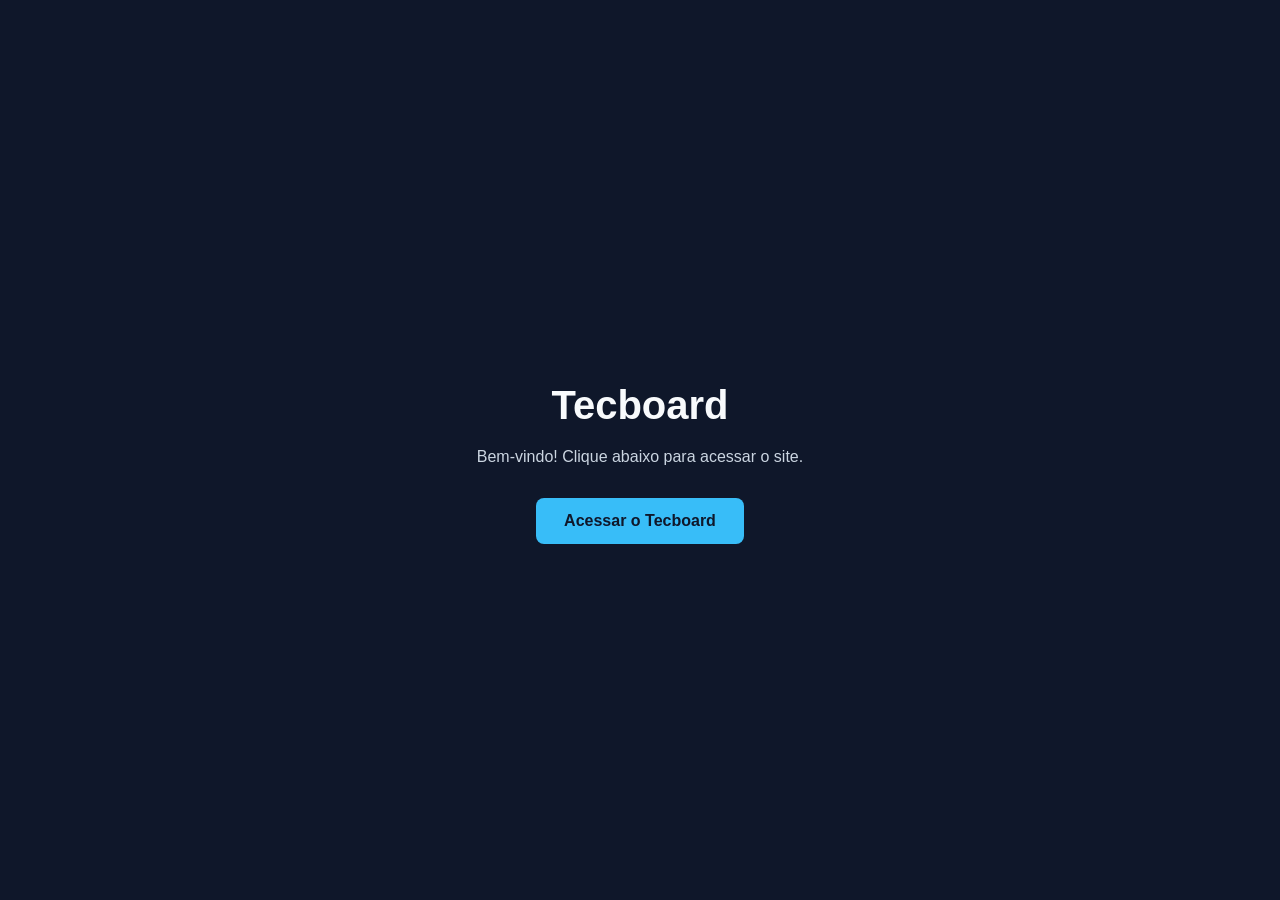
<file: index.html>
<!DOCTYPE html>
<html lang="pt-BR">
<head>
  <meta charset="UTF-8">
  <meta name="viewport" content="width=device-width, initial-scale=1.0">
  <title>Tecboard</title>

  <meta name="description" content="Acesse o site Tecboard.">

  <style>
    * {
      box-sizing: border-box;
    }

    body {
      margin: 0;
      min-height: 100vh;
      display: flex;
      align-items: center;
      justify-content: center;
      font-family: Arial, sans-serif;
      background: #0f172a;
      color: #f8fafc;
      text-align: center;
    }

    main {
      padding: 40px 24px;
      max-width: 600px;
    }

    h1 {
      font-size: 2.5rem;
      margin-bottom: 12px;
    }

    p {
      color: #cbd5e1;
      line-height: 1.6;
      margin-bottom: 28px;
    }

    .link {
      display: inline-block;
      padding: 14px 28px;
      background: #38bdf8;
      color: #0f172a;
      text-decoration: none;
      font-weight: bold;
      border-radius: 8px;
      transition: background 0.2s;
    }

    .link:hover {
      background: #7dd3fc;
    }
  </style>
</head>

<body>
  <main>
    <h1>Tecboard</h1>
    <p>Bem-vindo! Clique abaixo para acessar o site.</p>

    <a class="link" href="./cards/index.html">
      Acessar o Tecboard
    </a>
  </main>
</body>
</html>
</file>
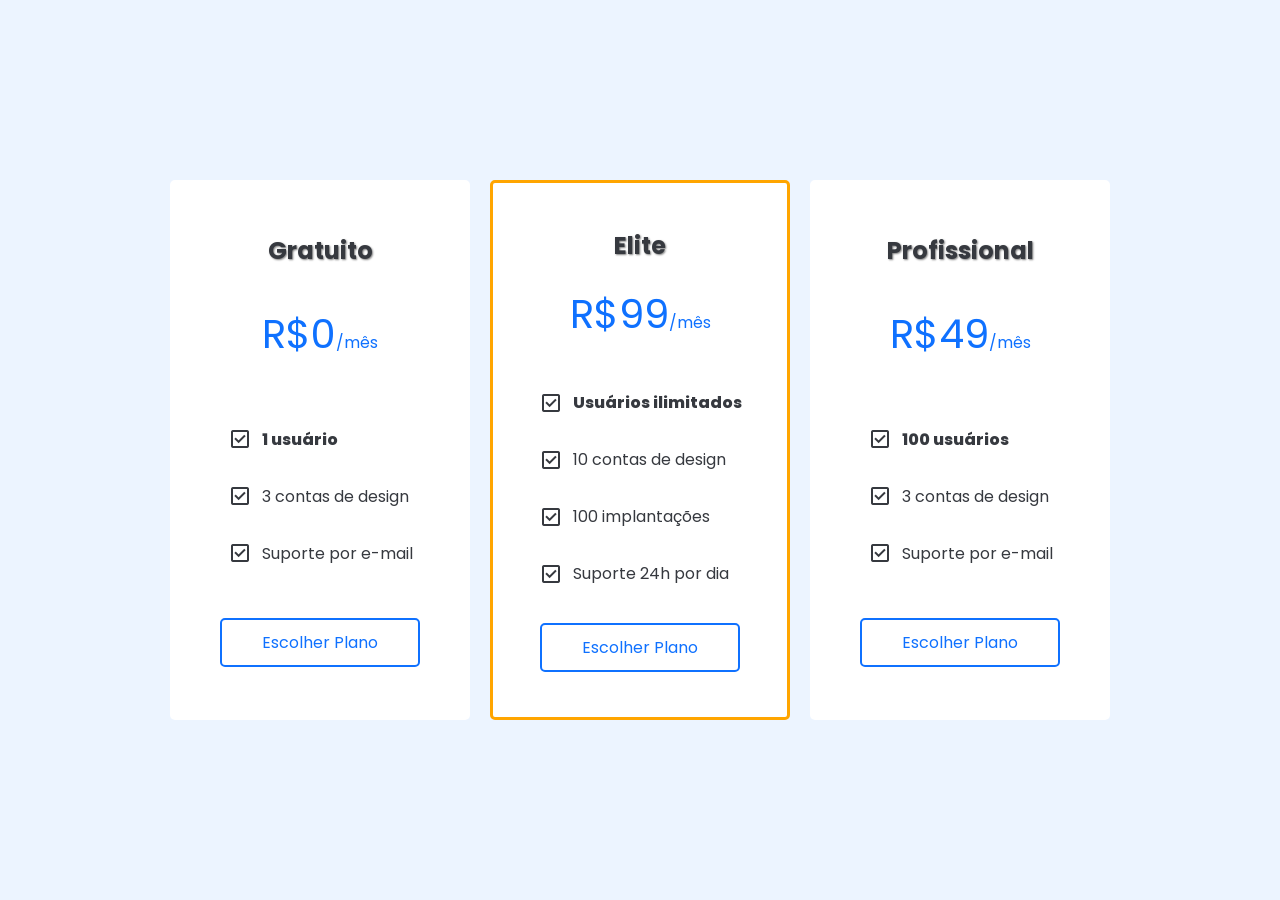
<file: cards/index.html>
<!DOCTYPE html>
<html lang="pt-br">
  <head>
    <meta charset="UTF-8" />
    <meta name="viewport" content="width=device-width, initial-scale=1.0" />
    <title>Escolha seu plano</title>
    <link rel="stylesheet" href="./style.css" />
    <link rel="preconnect" href="https://fonts.googleapis.com" />
    <link rel="preconnect" href="https://fonts.gstatic.com" crossorigin />
    <link
      href="https://fonts.googleapis.com/css2?family=Poppins:ital,wght@0,100;0,200;0,300;0,400;0,500;0,600;0,700;0,800;0,900;1,100;1,200;1,300;1,400;1,500;1,600;1,700;1,800;1,900&display=swap"
      rel="stylesheet"
    />
    <link
      rel="stylesheet"
      href="https://fonts.googleapis.com/css2?family=Material+Symbols+Outlined:opsz,wght,FILL,GRAD@24,400,0,0&icon_names=check_box"
    />
  </head>
  <body>
    <article class="card">
      <h2>Gratuito</h2>
      <var><abbr title="Real Brasileiro">R$</abbr>0<small>/mês</small></var>
      <ul>
        <li>
            <i class="material-symbols-outlined"> check_box </i>
            <p>1 usuário</p>
        </li>
        <li>
            <i class="material-symbols-outlined"> check_box </i>
            <p>3 contas de design</p>
        </li>
        <li>
            <i class="material-symbols-outlined"> check_box </i>
            <p>Suporte por e-mail</p>
        </li>
      </ul>
      <button>Escolher Plano</button>
    </article>
    <article class="card alert">
      <h2>Elite</h2>
      <var><abbr title="Real Brasileiro">R$</abbr>99<small>/mês</small></var>
      <ul>
        <li>
            <i class="material-symbols-outlined"> check_box </i>
            <p>Usuários ilimitados</p>
        </li>
        <li>
            <i class="material-symbols-outlined"> check_box </i>
            <p>10 contas de design</p>
        </li>
        <li>
            <i class="material-symbols-outlined"> check_box </i>
            <p>100 implantações</p>
        </li>
        <li>
            <i class="material-symbols-outlined"> check_box </i>
            <p>Suporte 24h por dia</p>
        </li>
      </ul>
      <button>Escolher Plano</button>
    </article>
    <article class="card">
      <h2>Profissional</h2>
      <var><abbr title="Real Brasileiro">R$</abbr>49<small>/mês</small></var>
      <ul>
        <li>
            <i class="material-symbols-outlined"> check_box </i>
            <p>100 usuários</p>
        </li>
        <li>
            <i class="material-symbols-outlined"> check_box </i>
            <p>3 contas de design</p>
        </li>
        <li>
            <i class="material-symbols-outlined"> check_box </i>
            <p>Suporte por e-mail</p>
        </li>
      </ul>
      <button>Escolher Plano</button>
    </article>
  </body>
</html>
</file>
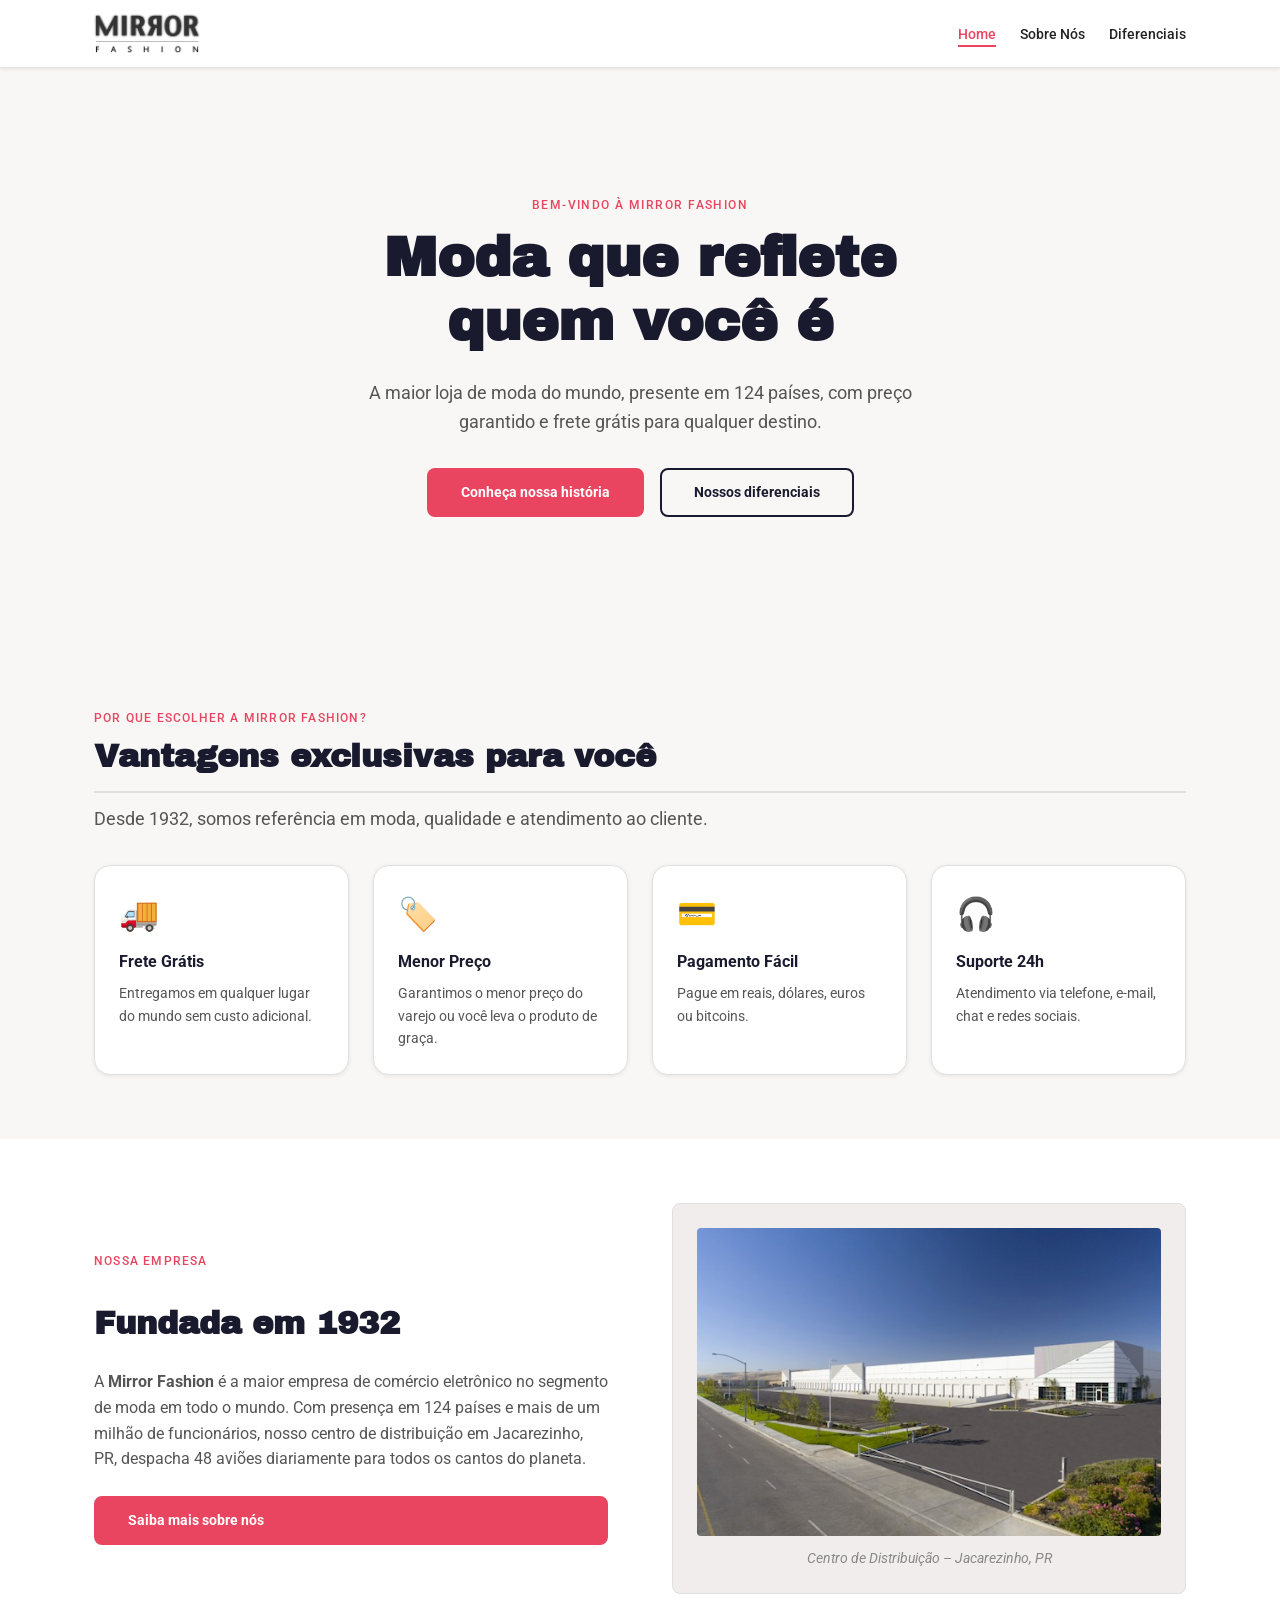
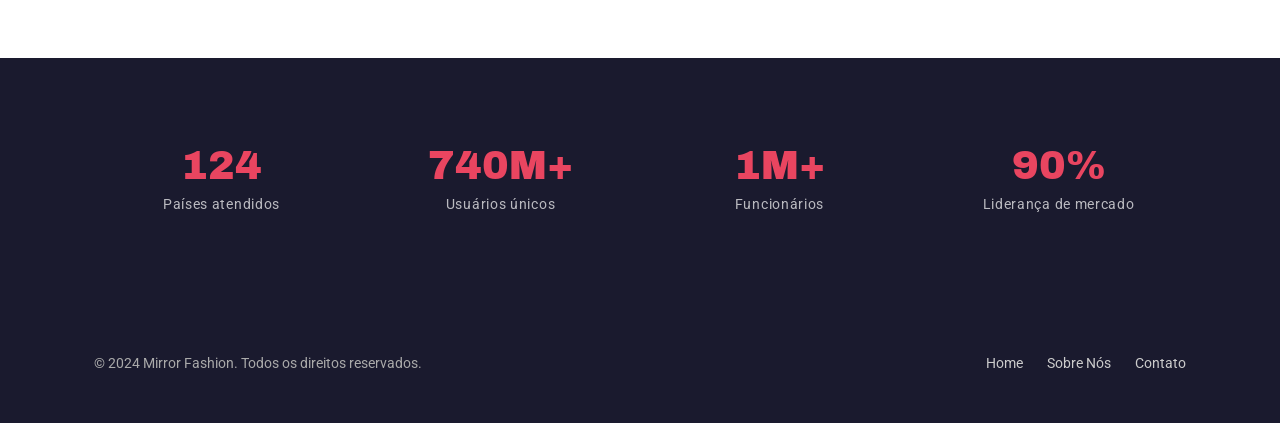
<file: html-basico/index.html>
<!DOCTYPE html>
<html lang="pt-br">
  <head>
    <meta charset="UTF-8" />
    <meta name="viewport" content="width=device-width, initial-scale=1.0" />
    <title>Mirror Fashion – Moda que reflete quem você é</title>
    <link rel="stylesheet" href="css/reset.css" />
    <link rel="stylesheet" href="css/design-system.css" />
    <link rel="stylesheet" href="css/components.css" />
    <link rel="stylesheet" href="css/style.css" />
  </head>
  <body>

    <!-- c-header: Cabeçalho fixo com navegação -->
    <header class="c-header">
      <div class="container c-header__inner">
        <a href="index.html">
          <img class="c-header__logo" src="img/logo.png" alt="Mirror Fashion" />
        </a>
        <nav aria-label="Navegação principal">
          <ul class="c-nav">
            <li><a class="c-nav__link c-nav__link--active" href="index.html">Home</a></li>
            <li><a class="c-nav__link" href="about-us.html">Sobre Nós</a></li>
            <li><a class="c-nav__link" href="about-us.html#diferenciais">Diferenciais</a></li>
          </ul>
        </nav>
      </div>
    </header>

    <main>

      <!-- c-hero: Destaque principal -->
      <section class="c-hero">
        <div class="container">
          <p class="c-hero__eyebrow">Bem-vindo à Mirror Fashion</p>
          <h1 class="c-hero__title">Moda que reflete<br />quem você é</h1>
          <p class="c-hero__body">
            A maior loja de moda do mundo, presente em 124 países,
            com preço garantido e frete grátis para qualquer destino.
          </p>
          <div class="c-hero__actions">
            <a href="about-us.html" class="c-btn c-btn--primary">Conheça nossa história</a>
            <a href="about-us.html#diferenciais" class="c-btn c-btn--outline">Nossos diferenciais</a>
          </div>
        </div>
      </section>

      <!-- c-section--alt: Vantagens em cards -->
      <section class="c-section c-section--alt">
        <div class="container">
          <header class="c-section__header">
            <p class="c-section__eyebrow">Por que escolher a Mirror Fashion?</p>
            <h2 class="c-section__title">Vantagens exclusivas para você</h2>
            <p class="c-section__lead">
              Desde 1932, somos referência em moda, qualidade e atendimento ao cliente.
            </p>
          </header>

          <div class="c-grid c-grid--4">
            <div class="c-card">
              <p class="c-card__icon">🚚</p>
              <h3 class="c-card__title">Frete Grátis</h3>
              <p class="c-card__body">Entregamos em qualquer lugar do mundo sem custo adicional.</p>
            </div>
            <div class="c-card">
              <p class="c-card__icon">🏷️</p>
              <h3 class="c-card__title">Menor Preço</h3>
              <p class="c-card__body">Garantimos o menor preço do varejo ou você leva o produto de graça.</p>
            </div>
            <div class="c-card">
              <p class="c-card__icon">💳</p>
              <h3 class="c-card__title">Pagamento Fácil</h3>
              <p class="c-card__body">Pague em reais, dólares, euros ou bitcoins.</p>
            </div>
            <div class="c-card">
              <p class="c-card__icon">🎧</p>
              <h3 class="c-card__title">Suporte 24h</h3>
              <p class="c-card__body">Atendimento via telefone, e-mail, chat e redes sociais.</p>
            </div>
          </div>
        </div>
      </section>

      <!-- Seção de prévia "Sobre nós" -->
      <section class="c-section">
        <div class="container c-about-preview">
          <div class="c-about-preview__text">
            <p class="c-section__eyebrow">Nossa Empresa</p>
            <h2 class="c-section__title">Fundada em 1932</h2>
            <p class="c-prose__paragraph">
              A <strong>Mirror Fashion</strong> é a maior empresa de comércio
              eletrônico no segmento de moda em todo o mundo. Com presença em
              124 países e mais de um milhão de funcionários, nosso centro de
              distribuição em Jacarezinho, PR, despacha 48 aviões diariamente
              para todos os cantos do planeta.
            </p>
            <a href="about-us.html" class="c-btn c-btn--primary">Saiba mais sobre nós</a>
          </div>
          <figure class="c-figure">
            <img class="c-figure__img" src="img/centro-distribuicao.png" alt="Centro de distribuição" />
            <figcaption class="c-figure__caption">Centro de Distribuição – Jacarezinho, PR</figcaption>
          </figure>
        </div>
      </section>

      <!-- c-section--brand: Estatísticas de destaque -->
      <section class="c-section c-section--brand">
        <div class="container">
          <div class="c-grid c-grid--4">
            <div class="c-stat">
              <span class="c-stat__value">124</span>
              <span class="c-stat__label">Países atendidos</span>
            </div>
            <div class="c-stat">
              <span class="c-stat__value">740M+</span>
              <span class="c-stat__label">Usuários únicos</span>
            </div>
            <div class="c-stat">
              <span class="c-stat__value">1M+</span>
              <span class="c-stat__label">Funcionários</span>
            </div>
            <div class="c-stat">
              <span class="c-stat__value">90%</span>
              <span class="c-stat__label">Liderança de mercado</span>
            </div>
          </div>
        </div>
      </section>

    </main>

    <!-- c-footer: Rodapé (componente de referência do Design System) -->
    <footer class="c-footer" id="rodape">
      <div class="container c-footer__inner">
        <div class="c-footer__brand">          
          <span class="c-footer__copy">&copy; 2024 Mirror Fashion. Todos os direitos reservados.</span>
        </div>
        <ul class="c-footer__links">
          <li><a class="c-footer__link" href="index.html">Home</a></li>
          <li><a class="c-footer__link" href="about-us.html">Sobre Nós</a></li>
          <li><a class="c-footer__link" href="mailto:loja@loja.com">Contato</a></li>
        </ul>
      </div>
    </footer>

  </body>
</html>
</file>
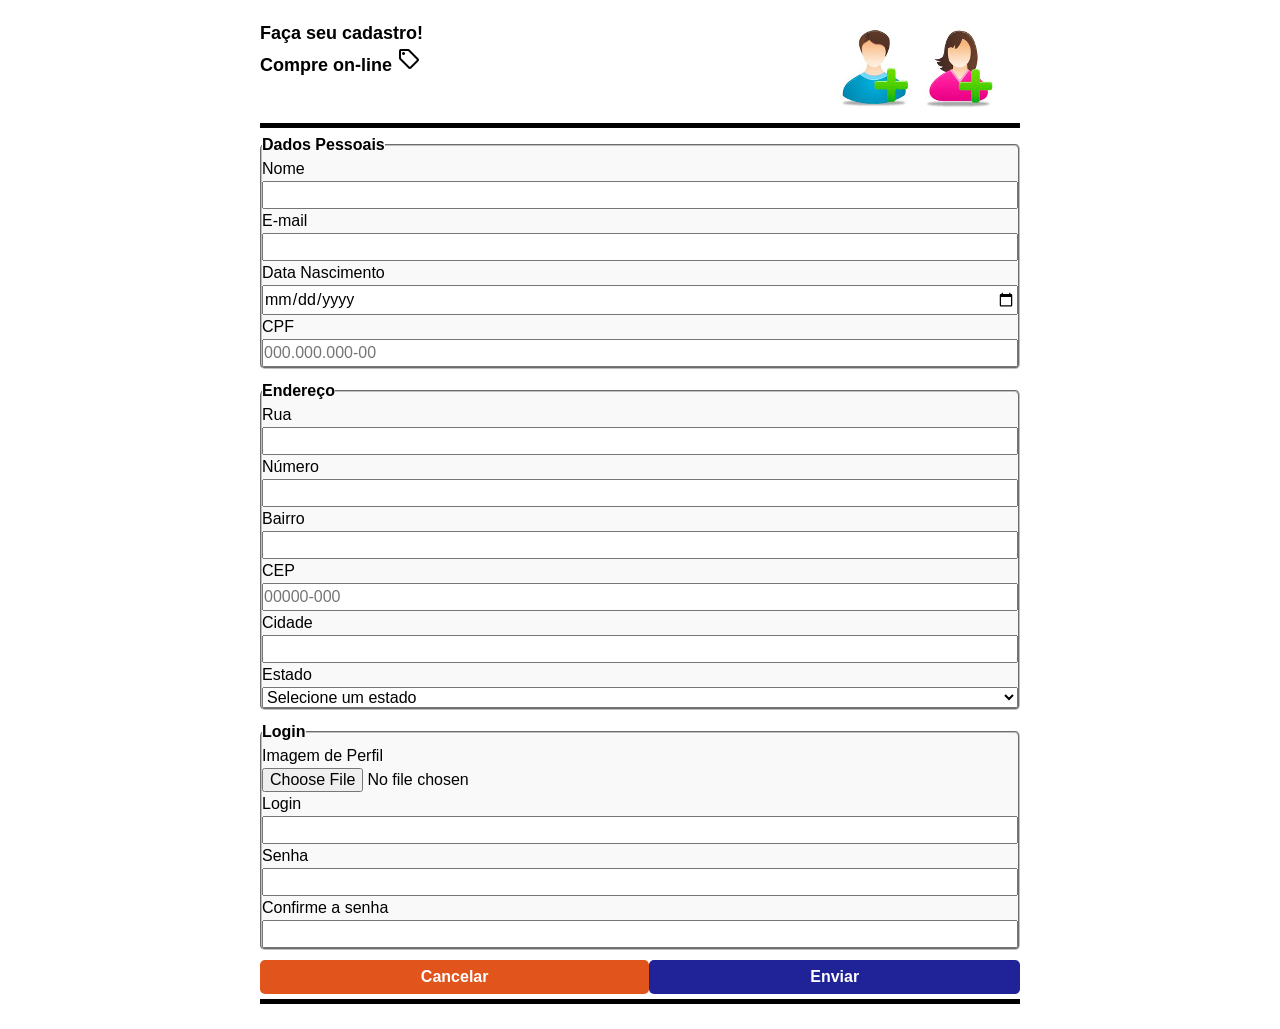
<file: forms/form-cadastro.html>
<!DOCTYPE html>
<html lang="pt-br">
  <head>
    <meta charset="UTF-8" />
    <meta name="viewport" content="width=device-width, initial-scale=1.0" />
    <title>Cadastro</title>
    <link rel="stylesheet" href="css/reset.css" />
    <link rel="stylesheet" href="css/cadastro.css" />
    <link
      rel="stylesheet"
      href="https://fonts.googleapis.com/css2?family=Material+Symbols+Outlined:opsz,wght,FILL,GRAD@20..48,100..700,0..1,-50..200&icon_names=sell"
    />
  </head>
  <body>
    <header class="grid-header-container">
      <div class="top-left">
        <h1>Faça seu cadastro!</h1>
        <h2>
          Compre on-line <span class="material-symbols-outlined"> sell </span>
        </h2>
      </div>
      <div class="top-right">
        <img src="img/icone_cadastro.jpg" alt="Ícone de Cadastro" />
      </div>
    </header>
    <form action="">
      <fieldset class="flex-container">
        <legend>Dados Pessoais</legend>
        <label for="nome">Nome</label>
        <input type="text" name="nome" required />
        <label for="email">E-mail</label>
        <input type="email" name="email" required />
        <label for="dataNascimento">Data Nascimento</label>
        <input type="date" name="dataNascimento" />
        <label for="cpf">CPF</label>
        <input type="text" name="cpf" pattern="\d{3}\.\d{3}\.\d{3}-\d{2}" placeholder="000.000.000-00" required />
      </fieldset>
      <fieldset class="flex-container">
        <legend>Endereço</legend>
        <label for="rua">Rua</label>
        <input type="text" name="rua" required />
        <label for="numero">Número</label>
        <input type="number" name="numero" />
        <label for="bairro">Bairro</label>
        <input type="text" name="bairro" />
        <label for="cep">CEP</label>
        <input type="text" name="cep" pattern="\d{5}-\d{3}" placeholder="00000-000" required />
        <label for="cidade">Cidade</label>
        <input type="text" name="cidade" />
        <label for="estado">Estado</label>
        <select name="estado">
          <option value="" selected>Selecione um estado</option>
          <option value="ac">Acre</option>
          <option value="al">Alagoas</option>
          <option value="am">Amazonas</option>
          <option value="ap">Amapá</option>
          <option value="ba">Bahia</option>
          <option value="ce">Ceará</option>
          <option value="df">Distrito Federal</option>
          <option value="es">Espírito Santo</option>
          <option value="go">Goiás</option>
          <option value="ma">Maranhão</option>
          <option value="mt">Mato Grosso</option>
          <option value="ms">Mato Grosso do Sul</option>
          <option value="mg">Minas Gerais</option>
          <option value="pa">Pará</option>
          <option value="pb">Paraíba</option>
          <option value="pr">Paraná</option>
          <option value="pe">Pernambuco</option>
          <option value="pi">Piauí</option>
          <option value="rj">Rio de Janeiro</option>
          <option value="rn">Rio Grande do Norte</option>
          <option value="ro">Rondônia</option>
          <option value="rs">Rio Grande do Sul</option>
          <option value="rr">Roraima</option>
          <option value="sc">Santa Catarina</option>
          <option value="se">Sergipe</option>
          <option value="sp">São Paulo</option>
          <option value="to">Tocantins</option>
        </select>
      </fieldset>
      <fieldset class="flex-container">
        <legend>Login</legend>
        <label for="avatar">Imagem de Perfil</label>
        <input
          type="file"
          name="avatar"
          accept="image/*"
          title="Apenas JPEG, PNG, BMP, WEBP ou GIF."
        />
        <label for="login">Login</label>
        <input type="text" name="login" />
        <label for="senha">Senha</label>
        <input type="password" minlength="8" name="senha" required />
        <label for="confimaSenha">Confirme a senha</label>
        <input type="password" minlength="8" name="confimaSenha" required />
      </fieldset>
      <div class="grid-button-container">
        <input type="reset" value="Cancelar" />
        <input type="submit" value="Enviar" />
      </div>
    </form>
  </body>
</html>
</file>
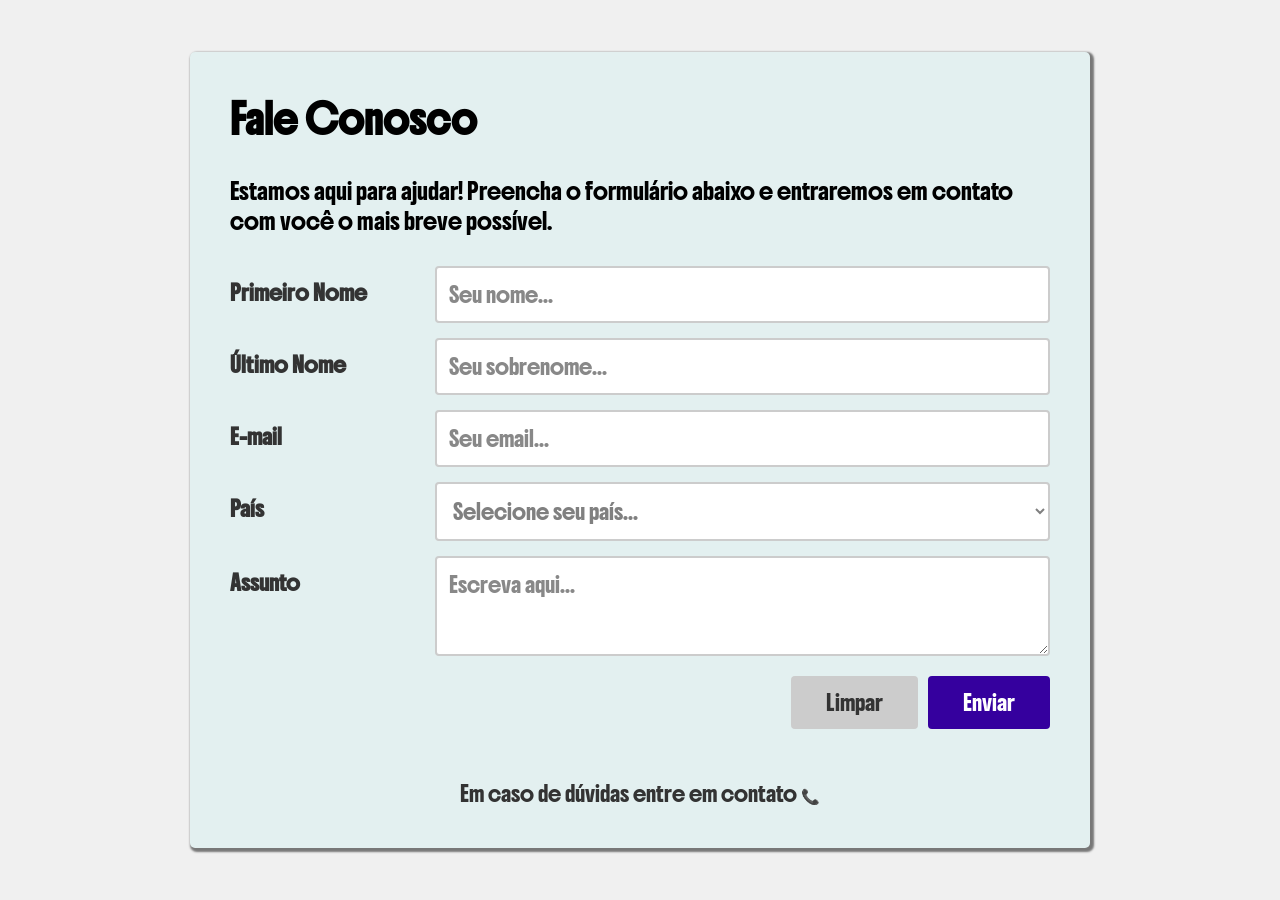
<file: forms/form-fale-conosco-flex.html>
<!DOCTYPE html>
<html lang="pt-BR">
  <head>
    <meta charset="UTF-8" />
    <meta name="viewport" content="width=device-width, initial-scale=1.0" />
    <link rel="preconnect" href="https://fonts.googleapis.com" />
    <link rel="preconnect" href="https://fonts.gstatic.com" crossorigin />
    <link
      href="https://fonts.googleapis.com/css2?family=Boldonse&display=swap"
      rel="stylesheet"
    />
    <link rel="stylesheet" href="css/fale-conosco.css">
    <title>Fale Conosco</title>
  </head>
  <body>
    <main class="container">
      <header>
        <h1>Fale Conosco</h1>
        <p>
          Estamos aqui para ajudar! Preencha o formulário abaixo e entraremos em
          contato com você o mais breve possível.
        </p>
      </header>
      <form action="./send-message.html" method="get">
        <div class="form-group">
          <label for="name">Primeiro Nome</label>
          <input
            type="text"
            id="name"
            name="name"
            placeholder="Seu nome..."
            required
            maxlength="40"
            minlength="2"
          />
        </div>
        <div class="form-group">
          <label for="last_name">Último Nome</label>
          <input
            type="text"
            id="last_name"
            name="last_name"
            placeholder="Seu sobrenome..."
            required
            maxlength="60"
            minlength="2"
          />
        </div>
        <div class="form-group">
          <label for="email">E-mail</label>
          <input
            type="email"
            name="email"
            id="email"
            placeholder="Seu email..."
            required
            maxlength="30"
          />
        </div>
        <div class="form-group">
          <label for="pais">País</label>
          <select name="pais" id="pais" required>
            <option value="" disabled selected>Selecione seu país...</option>
            <option value="brasil">Brasil</option>
            <option value="portugal">Portugal</option>
            <option value="angola">Angola</option>
            <option value="moçambique">Moçambique</option>
          </select>
        </div>
        <div class="form-group">
          <label for="message">Assunto</label>
          <textarea
            name="message"
            id="message"
            placeholder="Escreva aqui..."
            required
            maxlength="500"
          ></textarea>
        </div>
        <div class="btn-container">
          <input type="reset" value="Limpar" />
          <input type="submit" value="Enviar" />
        </div>
      </form>
      <footer class="footer-contact">
        <p>Em caso de dúvidas entre em contato 📞</p>
      </footer>
    </main>
  </body>
</html>
</file>
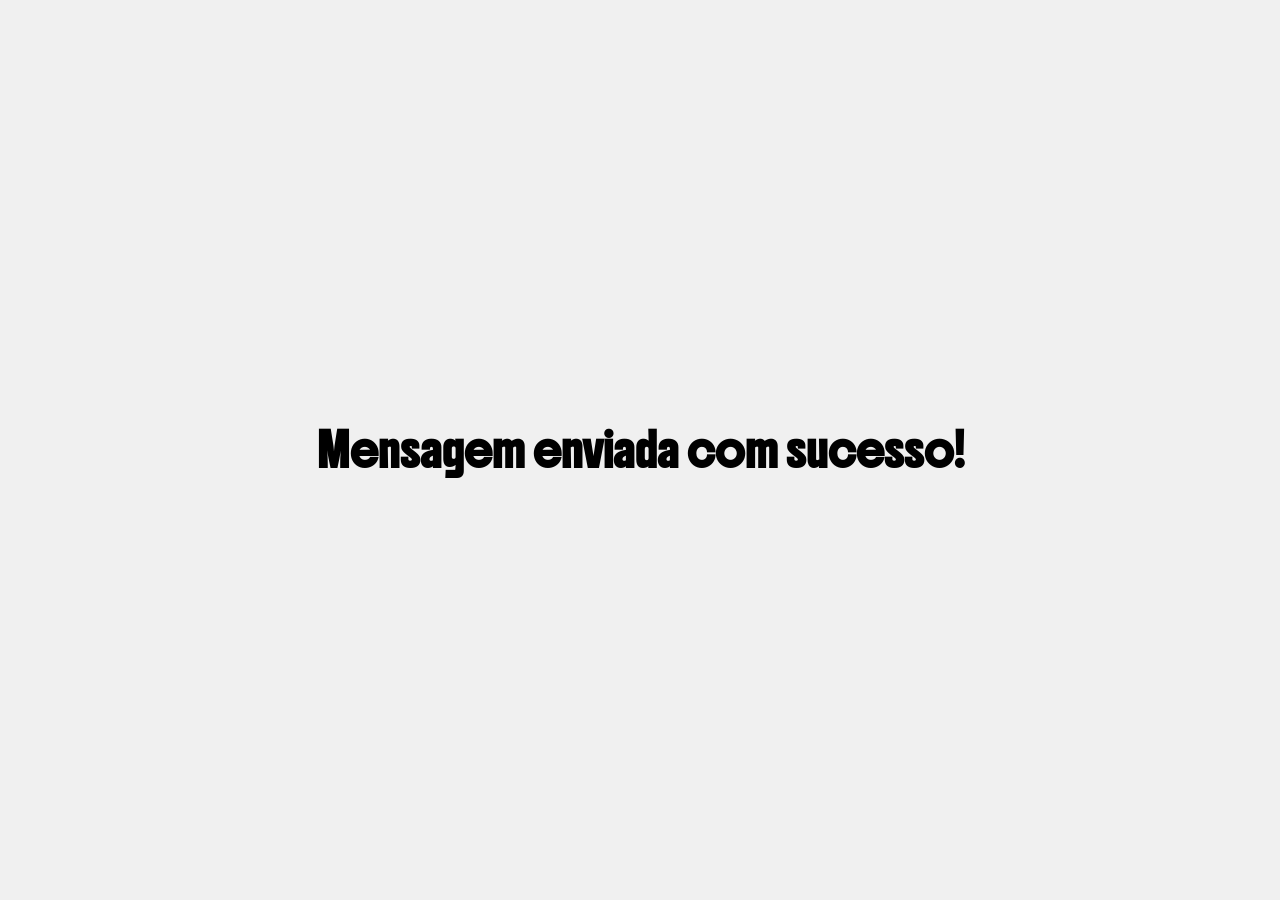
<file: forms/send-message.html>
<!DOCTYPE html>
<html lang="pt-br">
<head>
    <meta charset="UTF-8">
    <meta name="viewport" content="width=device-width, initial-scale=1.0">
    <title>Mensagem Enviada</title>
    <link rel="preconnect" href="https://fonts.googleapis.com" />
    <link rel="preconnect" href="https://fonts.gstatic.com" crossorigin />
    <link
      href="https://fonts.googleapis.com/css2?family=Boldonse&display=swap"
      rel="stylesheet"
    />
    <link rel="stylesheet" href="css/fale-conosco.css">
</head>
<body>
    <h1>Mensagem enviada com sucesso!</h1>
</body>
</html>
</file>
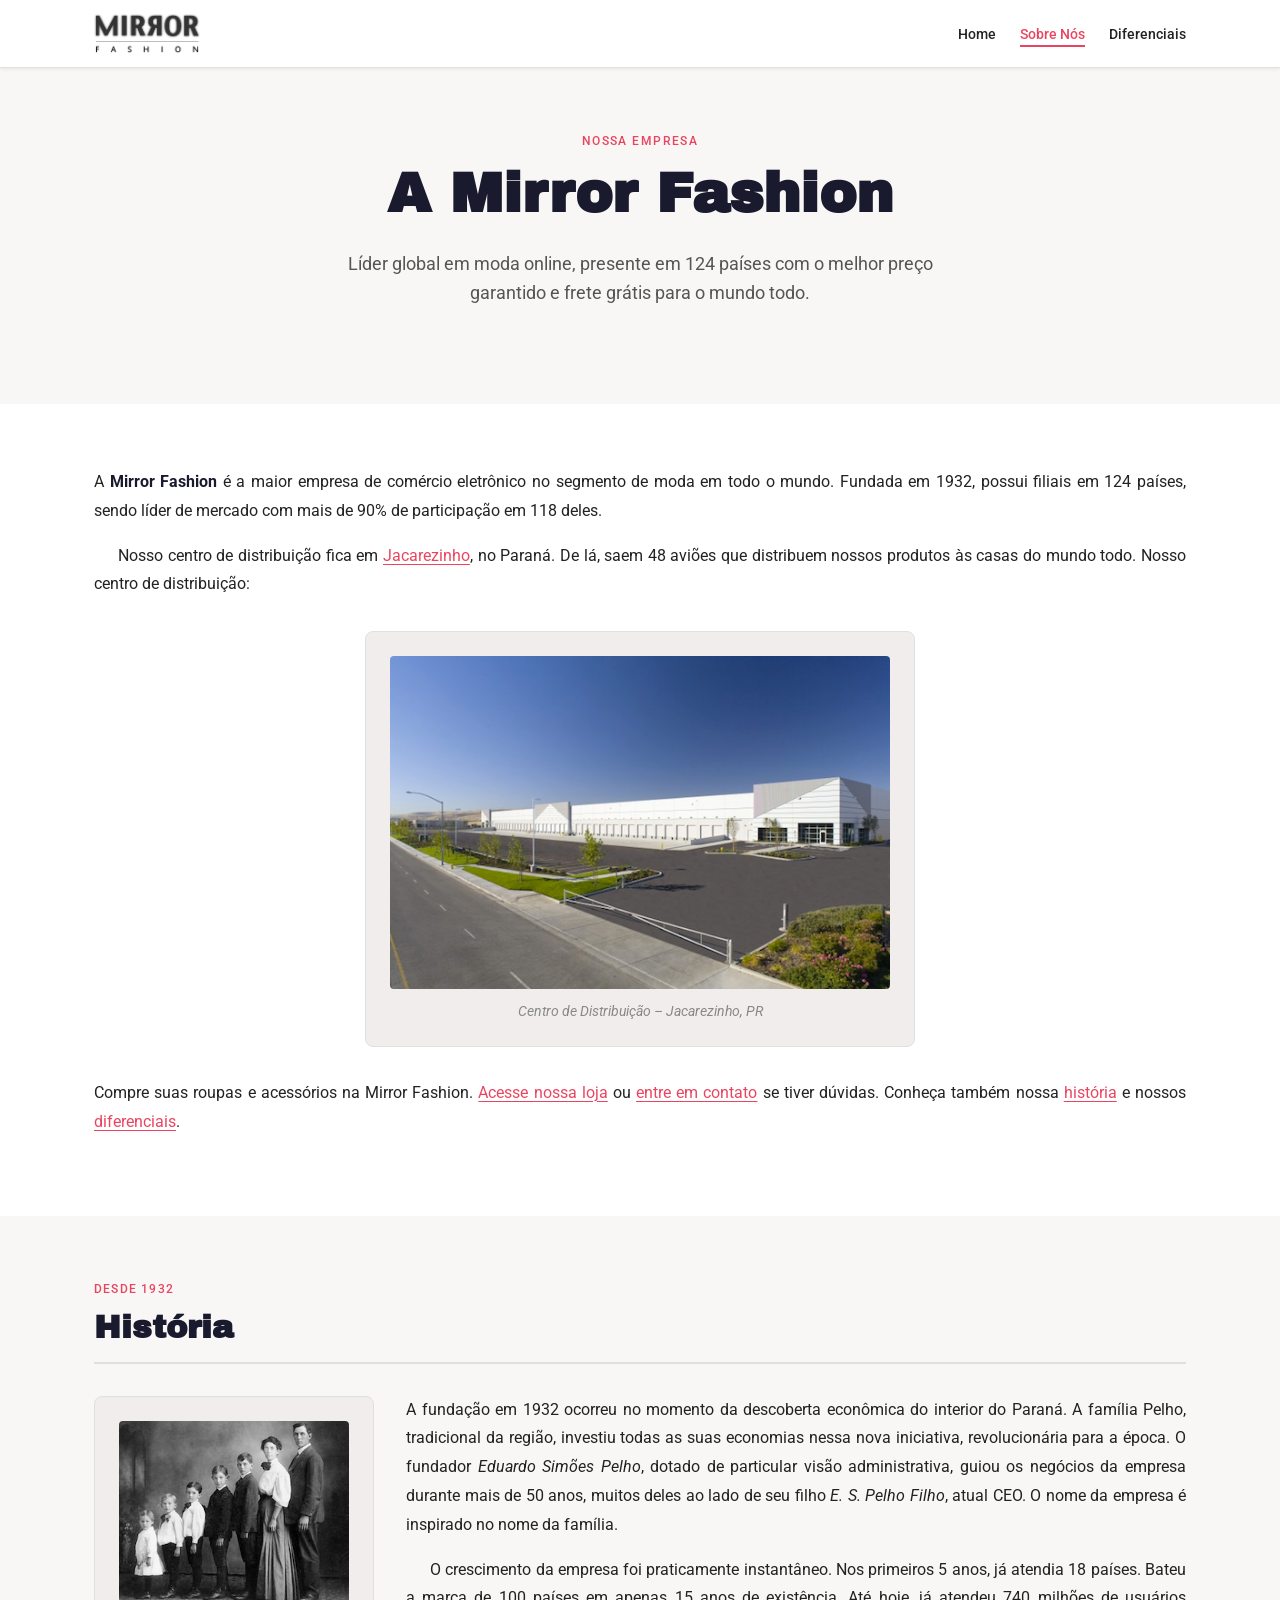
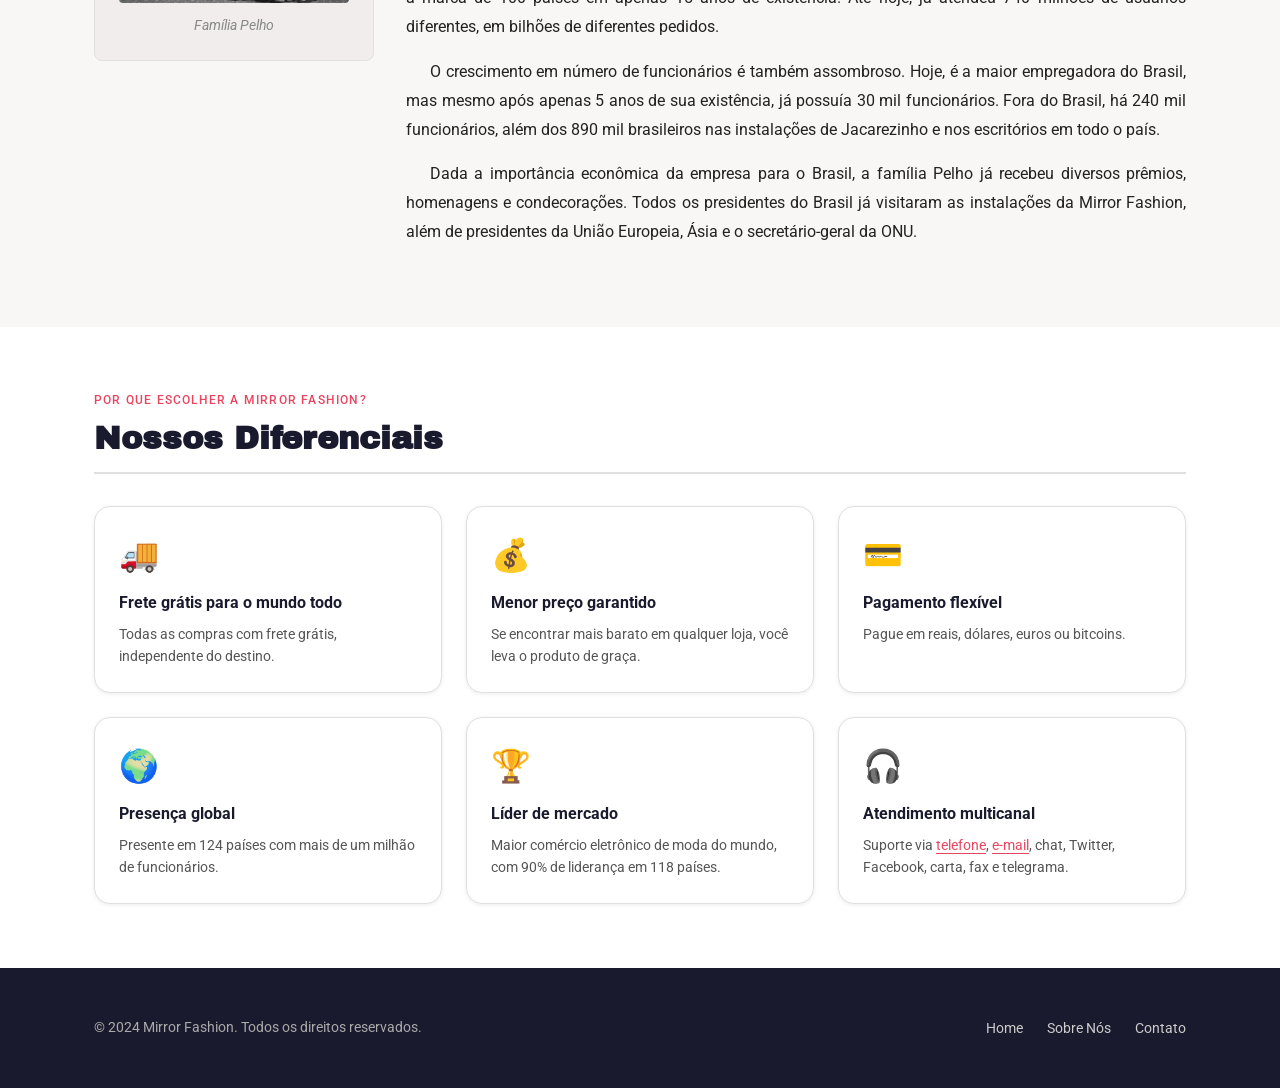
<file: html-basico/about-us.html>
<!DOCTYPE html>
<html lang="pt-br">
  <head>
    <meta charset="UTF-8" />
    <meta name="viewport" content="width=device-width, initial-scale=1.0" />
    <title>Sobre Nós – Mirror Fashion</title>
    <link rel="stylesheet" href="css/reset.css" />
    <link rel="stylesheet" href="css/design-system.css" />
    <link rel="stylesheet" href="css/components.css" />
    <link rel="stylesheet" href="css/about.css" />
  </head>
  <body>

    <!-- c-header: Cabeçalho fixo com navegação -->
    <header class="c-header">
      <div class="container c-header__inner">
        <a href="index.html">
          <img class="c-header__logo" src="img/logo.png" alt="Mirror Fashion" />
        </a>
        <nav aria-label="Navegação principal">
          <ul class="c-nav">
            <li><a class="c-nav__link" href="index.html">Home</a></li>
            <li><a class="c-nav__link c-nav__link--active" href="about-us.html">Sobre Nós</a></li>
            <li><a class="c-nav__link" href="about-us.html#diferenciais">Diferenciais</a></li>
          </ul>
        </nav>
      </div>
    </header>

    <!-- c-hero: Destaque da página -->
    <section class="c-hero c-hero--compact">
      <div class="container">
        <p class="c-hero__eyebrow">Nossa Empresa</p>
        <h1 class="c-hero__title">A Mirror Fashion</h1>
        <p class="c-hero__body">
          Líder global em moda online, presente em 124 países
          com o melhor preço garantido e frete grátis para o mundo todo.
        </p>
      </div>
    </section>

    <main>

      <!-- Seção introdutória -->
      <section class="c-section">
        <div class="container">
          <div class="c-prose">
            <p>
              A <strong>Mirror Fashion</strong> é a maior empresa de comércio
              eletrônico no segmento de moda em todo o mundo. Fundada em 1932,
              possui filiais em 124 países, sendo líder de mercado com mais de
              90% de participação em 118 deles.
            </p>
            <p>
              Nosso centro de distribuição fica em
              <a
                target="_blank"
                title="Google Maps"
                href="https://maps.google.com.br/?q=Jacarezinho"
              >Jacarezinho</a>, no Paraná. De lá, saem 48 aviões que distribuem
              nossos produtos às casas do mundo todo. Nosso centro de distribuição:
            </p>
          </div>

          <figure class="c-figure" id="centro-distribuicao">
            <img class="c-figure__img" src="img/centro-distribuicao.png" alt="Centro de distribuição" />
            <figcaption class="c-figure__caption">Centro de Distribuição – Jacarezinho, PR</figcaption>
          </figure>

          <div class="c-prose">
            <p>
              Compre suas roupas e acessórios na Mirror Fashion.
              <a href="index.html">Acesse nossa loja</a> ou
              <a href="mailto:loja@loja.com">entre em contato</a> se tiver dúvidas.
              Conheça também nossa <a href="#historia">história</a> e nossos
              <a href="#diferenciais">diferenciais</a>.
            </p>
          </div>
        </div>
      </section>

      <!-- c-section--alt: Seção de história -->
      <section class="c-section c-section--alt" id="historia">
        <div class="container">
          <header class="c-section__header">
            <p class="c-section__eyebrow">Desde 1932</p>
            <h2 class="c-section__title">História</h2>
          </header>

          <div class="c-article-grid">
            <figure class="c-figure" id="familia-pelho">
              <img class="c-figure__img" src="img/familia-pelho.jpg" alt="Família Pelho" />
              <figcaption class="c-figure__caption">Família Pelho</figcaption>
            </figure>

            <div class="c-prose">
              <p>
                A fundação em 1932 ocorreu no momento da descoberta econômica do
                interior do Paraná. A família Pelho, tradicional da região, investiu
                todas as suas economias nessa nova iniciativa, revolucionária para a
                época. O fundador <em>Eduardo Simões Pelho</em>, dotado de particular
                visão administrativa, guiou os negócios da empresa durante mais de 50
                anos, muitos deles ao lado de seu filho <em>E. S. Pelho Filho</em>,
                atual CEO. O nome da empresa é inspirado no nome da família.
              </p>
              <p>
                O crescimento da empresa foi praticamente instantâneo. Nos primeiros 5
                anos, já atendia 18 países. Bateu a marca de 100 países em apenas 15
                anos de existência. Até hoje, já atendeu 740 milhões de usuários
                diferentes, em bilhões de diferentes pedidos.
              </p>
              <p>
                O crescimento em número de funcionários é também assombroso. Hoje, é a
                maior empregadora do Brasil, mas mesmo após apenas 5 anos de sua
                existência, já possuía 30 mil funcionários. Fora do Brasil, há 240 mil
                funcionários, além dos 890 mil brasileiros nas instalações de
                Jacarezinho e nos escritórios em todo o país.
              </p>
              <p>
                Dada a importância econômica da empresa para o Brasil, a família Pelho
                já recebeu diversos prêmios, homenagens e condecorações. Todos os
                presidentes do Brasil já visitaram as instalações da Mirror Fashion,
                além de presidentes da União Europeia, Ásia e o secretário-geral da ONU.
              </p>
            </div>
          </div>
        </div>
      </section>

      <!-- Seção de diferenciais -->
      <section class="c-section" id="diferenciais">
        <div class="container">
          <header class="c-section__header">
            <p class="c-section__eyebrow">Por que escolher a Mirror Fashion?</p>
            <h2 class="c-section__title">Nossos Diferenciais</h2>
          </header>

          <ul class="c-grid c-grid--3">
            <li class="c-card">
              <p class="c-card__icon">🚚</p>
              <h3 class="c-card__title">Frete grátis para o mundo todo</h3>
              <p class="c-card__body">Todas as compras com frete grátis, independente do destino.</p>
            </li>
            <li class="c-card">
              <p class="c-card__icon">💰</p>
              <h3 class="c-card__title">Menor preço garantido</h3>
              <p class="c-card__body">Se encontrar mais barato em qualquer loja, você leva o produto de graça.</p>
            </li>
            <li class="c-card">
              <p class="c-card__icon">💳</p>
              <h3 class="c-card__title">Pagamento flexível</h3>
              <p class="c-card__body">Pague em reais, dólares, euros ou bitcoins.</p>
            </li>
            <li class="c-card">
              <p class="c-card__icon">🌍</p>
              <h3 class="c-card__title">Presença global</h3>
              <p class="c-card__body">Presente em 124 países com mais de um milhão de funcionários.</p>
            </li>
            <li class="c-card">
              <p class="c-card__icon">🏆</p>
              <h3 class="c-card__title">Líder de mercado</h3>
              <p class="c-card__body">Maior comércio eletrônico de moda do mundo, com 90% de liderança em 118 países.</p>
            </li>
            <li class="c-card">
              <p class="c-card__icon">🎧</p>
              <h3 class="c-card__title">Atendimento multicanal</h3>
              <p class="c-card__body">
                Suporte via <a href="tel:+553536298400">telefone</a>,
                <a href="mailto:loja@loja.com">e-mail</a>,
                chat, Twitter, Facebook, carta, fax e telegrama.
              </p>
            </li>
          </ul>
        </div>
      </section>

    </main>

    <!-- c-footer: Rodapé (componente de referência do Design System) -->
    <footer class="c-footer" id="rodape">
      <div class="container c-footer__inner">
        <div class="c-footer__brand">          
          <span class="c-footer__copy">&copy; 2024 Mirror Fashion. Todos os direitos reservados.</span>
        </div>
        <ul class="c-footer__links">
          <li><a class="c-footer__link" href="index.html">Home</a></li>
          <li><a class="c-footer__link" href="about-us.html">Sobre Nós</a></li>
          <li><a class="c-footer__link" href="mailto:loja@loja.com">Contato</a></li>
        </ul>
      </div>
    </footer>

  </body>
</html>
</file>
<file: cards/style.css>
:root {
    --color-primary: #0f71ff;
    --color-background: #ecf4ff;
    --color-text: #36393f;
    --color-light: #f7f7f7;
    --color-alert: orange;
  
    --font-main: "Poppins", sans-serif;
  
    --card-width: 300px;
    --card-padding: 40px;
    --card-height: 540px;
  }

  * {
    box-sizing: border-box;
  }

  html, 
  body {
    height: 100%;
    margin: 0;
    font-family: var(--font-main);
    background-color: var(--color-background);
    color: var(--color-text);
}

body{
    display: flex;
    align-items: center;
    justify-content: center;
    gap: 20px;
    padding: 0 20px;
    flex-wrap: wrap;
}

.card {
    display: grid;
    place-items: center;
    gap: 10px;
    width: var(--card-width);
    max-width: var(--card-width);
    height: var(--card-height);
    padding: var(--card-padding);
    border-radius: 5px;
    background-color: white;
    font-size: 100%;
    text-align: center;
    overflow: hidden;
    transition: box-shadow 0.3s ease, transform 0.3s ease;
}

.card:hover {
    transform: scale(1.10);
    text-shadow: 0 4px 20px rgb(186,181,210);
    box-shadow: 2px 2px 2px black;
}

.card h2 {
    margin: 0;
    text-shadow: 1px 1px 2px gray;
}

.card var {
    color: var(--color-primary);
    font-weight: 400;
    font-size: 40px;
    font-style: normal;
    margin-bottom: 10px;
    transition: font-size 0.3 ease;
}

.card:hover var {
    font-size: 50px;
}

.card var small {
    font-size: 16px;
}

abbr[title] {
    cursor: help;
    text-decoration: none;
}

ul {
    list-style: none;
    padding: 0;
    margin: 0;
}

ul li {
    display: flex;
    align-items: center;
    gap: 10px;
    padding: 0;
    margin-top: 0;
}

ul li:first-child {
    font-weight: 800;
}

button {
    display: grid;
    place-items: center;
    min-width: 200px;
    padding: 10px 0;
    background: transparent;
    color: var(--color-primary);
    border: 2px solid var(--color-primary);
    border-radius: 5px;
    font-family: inherit;
    font-size: inherit;
    transition: background 0.3s, color 0.3 ease;
    cursor: pointer;
}

.card:hover button {
    color: var(--color-light);
    background: #0f71ff;
}

.alert {
    border: 3px solid var(--color-alert);
}
</file>
<file: html-basico/css/design-system.css>
/* Mirror Fashion – Design System
   Tokens: cores, tipografia, espaçamento, sombras, bordas, transições */

@import url('https://fonts.googleapis.com/css2?family=Archivo+Black&family=Roboto:ital,wght@0,300;0,400;0,500;0,700;0,900;1,400&display=swap');

:root {
  /* ── Tipografia ──────────────────────────── */
  --font-title:  "Archivo Black", sans-serif;
  --font-body:   "Roboto", sans-serif;

  --font-size-xs:   0.75rem;    /* 12 px */
  --font-size-sm:   0.875rem;   /* 14 px */
  --font-size-base: 1rem;       /* 16 px */
  --font-size-md:   1.125rem;   /* 18 px */
  --font-size-lg:   1.25rem;    /* 20 px */
  --font-size-xl:   1.5rem;     /* 24 px */
  --font-size-2xl:  2rem;       /* 32 px */
  --font-size-3xl:  2.5rem;     /* 40 px */
  --font-size-4xl:  3.5rem;     /* 56 px */

  --font-weight-regular: 400;
  --font-weight-medium:  500;
  --font-weight-bold:    700;
  --font-weight-black:   900;

  --line-height-tight:  1.15;
  --line-height-snug:   1.35;
  --line-height-normal: 1.6;
  --line-height-loose:  1.8;

  /* ── Paleta de cores ─────────────────────── */
  --color-brand:        #1a1a2e;   /* navy – cor principal da marca */
  --color-brand-mid:    #16213e;
  --color-accent:       #e94560;   /* rose – CTA / destaque */
  --color-accent-dark:  #c73652;

  --color-text:         #222;
  --color-text-muted:   #555;
  --color-text-subtle:  #888;

  --color-bg:           #ffffff;
  --color-bg-soft:      #f8f7f5;
  --color-bg-tint:      #f2eded;

  --color-border:       #e0e0e0;
  --color-border-dark:  #ccc;

  /* Footer */
  --color-base-footer:  #777;      /* alias legado mantido para compatibilidade */
  --color-footer-bg:    #1a1a2e;
  --color-footer-text:  #aaa;
  --color-footer-link:  #ccc;

  /* ── Escala de espaçamento (base 4 px) ──── */
  --space-1:   4px;
  --space-2:   8px;
  --space-3:  12px;
  --space-4:  16px;
  --space-5:  24px;
  --space-6:  32px;
  --space-7:  48px;
  --space-8:  64px;
  --space-9:  96px;
  --space-10: 128px;

  /* ── Border radius ───────────────────────── */
  --radius-sm:   4px;
  --radius-md:   8px;
  --radius-lg:  16px;
  --radius-xl:  24px;
  --radius-full: 9999px;

  /* ── Sombras ─────────────────────────────── */
  --shadow-xs: 0 1px 2px rgba(0, 0, 0, .06);
  --shadow-sm: 0 1px 4px rgba(0, 0, 0, .08);
  --shadow-md: 0 4px 12px rgba(0, 0, 0, .10);
  --shadow-lg: 0 8px 24px rgba(0, 0, 0, .14);

  /* ── Layout ──────────────────────────────── */
  --max-width:     1140px;
  --header-height: 68px;

  /* ── Transições ──────────────────────────── */
  --transition-fast: 150ms ease;
  --transition-base: 250ms ease;
  --transition-slow: 400ms ease;
}
</file>
<file: html-basico/css/components.css>
/* Mirror Fashion – UI Components
   Componentes reutilizáveis seguindo o padrão do Design System */

/* ─────────────────────────────────────────────
   Container
───────────────────────────────────────────── */
.container {
  width: 100%;
  max-width: var(--max-width);
  margin-inline: auto;
  padding-inline: var(--space-5);
}

/* ─────────────────────────────────────────────
   c-header / c-nav  – Cabeçalho fixo com navegação
───────────────────────────────────────────── */
.c-header {
  position: sticky;
  top: 0;
  z-index: 100;
  background: var(--color-bg);
  border-bottom: 1px solid var(--color-border);
  height: var(--header-height);
  box-shadow: var(--shadow-sm);
}

.c-header__inner {
  display: flex;
  align-items: center;
  justify-content: space-between;
  height: 100%;
}

.c-header__logo {
  height: 40px;
  width: auto;
}

.c-nav {
  display: flex;
  gap: var(--space-5);
  list-style: none;
}

.c-nav__link {
  font-family: var(--font-body);
  font-weight: var(--font-weight-medium);
  font-size: var(--font-size-sm);
  color: var(--color-text);
  text-decoration: none;
  padding-bottom: 3px;
  border-bottom: 2px solid transparent;
  transition: color var(--transition-fast), border-color var(--transition-fast);
}

.c-nav__link:hover,
.c-nav__link--active {
  color: var(--color-accent);
  border-bottom-color: var(--color-accent);
}

/* ─────────────────────────────────────────────
   c-hero  – Seção de destaque principal
───────────────────────────────────────────── */
.c-hero {
  padding-block: var(--space-10);
  background: var(--color-bg-soft);
  text-align: center;
}

.c-hero--compact {
  padding-block: var(--space-8);
}

.c-hero__eyebrow {
  font-family: var(--font-body);
  font-size: var(--font-size-xs);
  font-weight: var(--font-weight-medium);
  letter-spacing: 0.12em;
  text-transform: uppercase;
  color: var(--color-accent);
  margin-bottom: var(--space-3);
}

.c-hero__title {
  font-family: var(--font-title);
  font-size: clamp(var(--font-size-2xl), 5vw, var(--font-size-4xl));
  color: var(--color-brand);
  line-height: var(--line-height-tight);
  margin-bottom: var(--space-5);
}

.c-hero__body {
  font-family: var(--font-body);
  font-size: var(--font-size-md);
  color: var(--color-text-muted);
  max-width: 60ch;
  margin-inline: auto;
  margin-bottom: var(--space-6);
  line-height: var(--line-height-normal);
}

.c-hero__actions {
  display: flex;
  gap: var(--space-4);
  justify-content: center;
  flex-wrap: wrap;
}

/* ─────────────────────────────────────────────
   c-btn  – Botões de ação
───────────────────────────────────────────── */
.c-btn {
  display: inline-flex;
  align-items: center;
  gap: var(--space-2);
  padding: var(--space-3) var(--space-6);
  border-radius: var(--radius-md);
  font-family: var(--font-body);
  font-weight: var(--font-weight-bold);
  font-size: var(--font-size-sm);
  cursor: pointer;
  text-decoration: none;
  border: 2px solid transparent;
  transition:
    background var(--transition-fast),
    color var(--transition-fast),
    border-color var(--transition-fast),
    transform var(--transition-fast);
}

.c-btn--primary {
  background: var(--color-accent);
  color: #fff;
  border-color: var(--color-accent);
}

.c-btn--primary:hover {
  background: var(--color-accent-dark);
  border-color: var(--color-accent-dark);
  transform: translateY(-1px);
}

.c-btn--outline {
  background: transparent;
  color: var(--color-brand);
  border-color: var(--color-brand);
}

.c-btn--outline:hover {
  background: var(--color-brand);
  color: #fff;
  transform: translateY(-1px);
}

/* ─────────────────────────────────────────────
   c-section  – Blocos de conteúdo
───────────────────────────────────────────── */
.c-section {
  padding-block: var(--space-8);
}

.c-section--alt {
  background: var(--color-bg-soft);
}

.c-section--brand {
  background: var(--color-brand);
  color: #fff;
}

.c-section__header {
  margin-bottom: var(--space-6);
}

.c-section__eyebrow {
  font-family: var(--font-body);
  font-size: var(--font-size-xs);
  font-weight: var(--font-weight-medium);
  letter-spacing: 0.1em;
  text-transform: uppercase;
  color: var(--color-accent);
  margin-bottom: var(--space-2);
}

.c-section__title {
  font-family: var(--font-title);
  font-size: clamp(var(--font-size-xl), 3vw, var(--font-size-2xl));
  color: var(--color-brand);
  border-bottom: 2px solid var(--color-border);
  padding-bottom: var(--space-3);
  line-height: var(--line-height-snug);
}

.c-section--brand .c-section__title {
  color: #fff;
  border-bottom-color: rgba(255, 255, 255, .2);
}

.c-section__lead {
  font-family: var(--font-body);
  font-size: var(--font-size-md);
  color: var(--color-text-muted);
  margin-top: var(--space-3);
  max-width: 72ch;
  line-height: var(--line-height-normal);
}

/* ─────────────────────────────────────────────
   c-grid  – Layout em grade responsiva
───────────────────────────────────────────── */
.c-grid {
  display: grid;
  gap: var(--space-5);
}

.c-grid--2 { grid-template-columns: repeat(2, 1fr); }
.c-grid--3 { grid-template-columns: repeat(3, 1fr); }
.c-grid--4 { grid-template-columns: repeat(4, 1fr); }

@media (max-width: 1024px) {
  .c-grid--3,
  .c-grid--4 {
    grid-template-columns: repeat(2, 1fr);
  }
}

@media (max-width: 640px) {
  .c-grid--2,
  .c-grid--3,
  .c-grid--4 {
    grid-template-columns: 1fr;
  }
}

/* ─────────────────────────────────────────────
   c-card  – Cartão de conteúdo
───────────────────────────────────────────── */
.c-card {
  background: var(--color-bg);
  border: 1px solid var(--color-border);
  border-radius: var(--radius-lg);
  padding: var(--space-5);
  box-shadow: var(--shadow-sm);
  transition:
    box-shadow var(--transition-base),
    transform var(--transition-base);
  list-style: none;
}

.c-card:hover {
  box-shadow: var(--shadow-md);
  transform: translateY(-2px);
}

.c-card__icon {
  font-size: 2rem;
  margin-bottom: var(--space-3);
}

.c-card__title {
  font-family: var(--font-body);
  font-weight: var(--font-weight-bold);
  font-size: var(--font-size-base);
  color: var(--color-brand);
  margin-bottom: var(--space-2);
}

.c-card__body {
  font-family: var(--font-body);
  font-size: var(--font-size-sm);
  color: var(--color-text-muted);
  line-height: var(--line-height-normal);
}

.c-card__body a {
  color: var(--color-accent);
  text-decoration: underline;
  text-underline-offset: 3px;
}

/* ─────────────────────────────────────────────
   c-figure  – Bloco de mídia / imagem com legenda
───────────────────────────────────────────── */
.c-figure {
  background-color: var(--color-bg-tint);
  border: 1px solid var(--color-border);
  border-radius: var(--radius-md);
  text-align: center;
  padding: var(--space-5);
  margin-block: var(--space-6);
}

.c-figure__img {
  max-width: 100%;
  margin-inline: auto;
  border-radius: var(--radius-sm);
}

.c-figure__caption {
  font-style: italic;
  margin-top: var(--space-3);
  font-family: var(--font-body);
  color: var(--color-text-subtle);
  font-size: var(--font-size-sm);
}

/* ─────────────────────────────────────────────
   c-prose  – Bloco de texto longo / artigo
───────────────────────────────────────────── */
.c-prose {
  font-family: var(--font-body);
  font-size: var(--font-size-base);
  line-height: var(--line-height-loose);
  color: var(--color-text);
}

.c-prose p {
  margin-bottom: var(--space-4);
  text-align: justify;
}

.c-prose p + p {
  text-indent: 1.5em;
}

.c-prose strong {
  font-weight: var(--font-weight-bold);
  color: var(--color-brand);
}

.c-prose em {
  font-style: italic;
}

.c-prose a {
  color: var(--color-accent);
  text-decoration: underline;
  text-underline-offset: 3px;
  transition: color var(--transition-fast);
}

.c-prose a:hover {
  color: var(--color-accent-dark);
}

/* ─────────────────────────────────────────────
   c-stat  – Indicador numérico de destaque
───────────────────────────────────────────── */
.c-stat {
  text-align: center;
  padding: var(--space-5);
}

.c-stat__value {
  display: block;
  font-family: var(--font-title);
  font-size: var(--font-size-3xl);
  color: var(--color-accent);
  line-height: 1;
  margin-bottom: var(--space-2);
}

.c-stat__label {
  display: block;
  font-family: var(--font-body);
  font-size: var(--font-size-sm);
  color: rgba(255, 255, 255, .7);
  letter-spacing: 0.05em;
}

/* ─────────────────────────────────────────────
   c-footer  – Rodapé (componente de referência)
───────────────────────────────────────────── */
.c-footer {
  background: var(--color-footer-bg);
  color: var(--color-footer-text);
  padding-block: var(--space-7);
}

.c-footer__inner {
  display: flex;
  align-items: center;
  justify-content: space-between;
  flex-wrap: wrap;
  gap: var(--space-5);
}

.c-footer__brand {
  display: flex;
  align-items: center;
  gap: var(--space-4);
}


.c-footer__copy {
  font-family: var(--font-body);
  font-size: var(--font-size-sm);
  color: var(--color-footer-text);
}

.c-footer__links {
  display: flex;
  gap: var(--space-5);
  list-style: none;
  flex-wrap: wrap;
}

.c-footer__link {
  font-family: var(--font-body);
  font-size: var(--font-size-sm);
  color: var(--color-footer-link);
  text-decoration: none;
  transition: color var(--transition-fast);
}

.c-footer__link:hover {
  color: #fff;
}

/* ─────────────────────────────────────────────
   Responsivo global
───────────────────────────────────────────── */
@media (max-width: 640px) {
  .c-header__inner {
    gap: var(--space-4);
  }

  .c-nav {
    gap: var(--space-4);
  }

  .c-footer__inner {
    flex-direction: column;
    align-items: flex-start;
  }
}
</file>
<file: html-basico/css/style.css>
/* Mirror Fashion – Estilos específicos da Home */

/* Layout da seção de prévia "Sobre nós" */
.c-about-preview {
  display: grid;
  grid-template-columns: 1fr 1fr;
  gap: var(--space-8);
  align-items: center;
}

.c-about-preview__text {
  display: flex;
  flex-direction: column;
  gap: var(--space-5);
}

.c-about-preview__text .c-section__title {
  border-bottom: none;
  padding-bottom: 0;
}

.c-prose__paragraph {
  font-family: var(--font-body);
  font-size: var(--font-size-base);
  line-height: var(--line-height-normal);
  color: var(--color-text-muted);
}

.c-about-preview .c-figure {
  margin-block: 0;
}

@media (max-width: 768px) {
  .c-about-preview {
    grid-template-columns: 1fr;
  }
}
</file>
<file: forms/css/cadastro.css>
:root {
    --primary-color: #202298;
    --secondary-color: #e1551d;
    --background-color: #F9F9F9;
    --text-button-color: white;
    --font-family: Verdana, Geneva, Tahoma, sans-serif;
    --font-size-medium: medium;
    --font-size-large: large;
}

.flex-container {
    display: flex;
    flex-direction: column;
}

body {
    max-width: 800px;
    margin: auto;
    padding: 20px;
    font-family: var(--font-family);
}

fieldset {
    margin-bottom: 10px;
    background-color: var(--background-color);
    border-radius: 5px;
}

fieldset legend {
    font-weight: bold;
}

fieldset input, select {
    font-size: var(--font-size-medium);
}

.grid-button-container {
    display: grid;
    grid-template-columns: auto auto;
    margin: 5px 0;
    border-bottom: black 5px solid;
}

.grid-button-container input {
    font-size: var(--font-size-medium);
    font-weight: bold;
    color: var(--text-button-color);
    border-radius: 5px;
    padding: 5px;
    border: none;
    cursor: pointer;
    margin-bottom: 5px;
}

.grid-button-container input[type=submit] {
    background-color: var(--primary-color);
}

.grid-button-container input[type=reset] {
    background-color: var(--secondary-color);
}

.grid-button-container input:focus{
    outline: 2px solid black;
}

.grid-header-container {
    display: grid;
    grid-template-areas: 'top-left top-right';
    border-bottom: black 5px solid;
    margin-bottom: 5px;
}

.top-left {
    grid-area: top-left;
    justify-self: left;
}

.top-right {
    grid-area: top-right;
    justify-self: right;
}

i {
    vertical-align: middle;
}

h1, h2 {
    font-size: var(--font-size-large);
}

@media screen and (min-width: 480px) and (max-width: 768px) {
    body{
        padding: 15px;
    }
    
    .grid-header-container {
        grid-template-areas: 'top-left top-rigth';
        align-items: center;
    }

    .top-right img {
        max-width: 120px;
    }

    .grid-button-container{
        grid-template-columns: 1fr 1fr;
        gap:10px;
    }

    .grid-button-container input {
        padding: 10px;
    }

    @media screen and (max-width:480px) {
        body{
            padding: 10px;
        }

        .grid-header-container {
            grid-template-areas: 
                'top-left'
                'top-rigth';
        
            text-align: center;
            gap: 10px;           
        }

        .top-right {
            display: none;
        }

        .top-left{
            justify-self: center;
        }

        h1 {
            font-size: 22px;
        }

        h2 {
            font-size: 18px;
        }

        fieldset input, select {
            padding: 8px;
            margin-top: 5px;
            width: 100%;
        }

        .grid-button-container{
            grid-template-columns: 1fr;
            gap: 10px;
            border-bottom: none;
        }

        .grid-button-container input {
            width: 100%;
            margin-bottom: 0;
            padding: 12px;
        }

    }

}
</file>
<file: forms/css/fale-conosco.css>
* {
    margin: 0;
    padding: 0;
    box-sizing: border-box;
    text-decoration: none; 
    font-family: "Boldonse", system-ui;   
}

body {
    background-color: #f0f0f0;
    display: flex;
    justify-content: center;
    align-items: center;
    min-height: 100vh;
    padding: 20px;
}

.container {
    background-color: #e3f0f0;
    padding: 40px;
    border-radius: 5px;
    width: 100%;
    max-width: 900px;
    box-shadow: 2px 2px 2px 2px rgba(0, 0, 0, 0.5);
}

header {
    margin-bottom: 30px;
}

header h1 {
   font-size: 28px;
   margin-bottom: 30px;
}

.form-group {
    display: flex;
    margin-bottom: 15px;
    align-items: flex-start;
}

label {
    width: 25%;
    padding: 12px 12px 12px 0;
    display: inline-block;
    color: #333;
    font-size: 15px;
    font-weight: bold;
}

input[type="text"],
input[type="email"],
select,
textarea {
    width: 75%;
    color: gray;
    padding: 12px;
    border: 2px solid #ccc;
    border-radius: 4px;
    background-color: #fff;
    font-size: 15px;
    resize: vertical;
}

textarea {
    min-height: 100px;
}

input::placeholder,
textarea::placeholder {
    color: #888;
}

.btn-container{
    display: flex;
    justify-content: flex-end; 
    margin-top: 20px;
}

input[type=submit] {
    background-color: #35009e;
    color: white;
    padding: 12px 35px;
    border: none;
    border-radius: 4px;
    font-size: 15px;
    cursor: pointer;
}

input[type=submit]:hover {
    background-color: #2a0075;
}

input[type=reset]{
    background-color: #ccc;
    color: #333;
    padding: 12px 35px;
    border:none;
    border-radius: 4px;
    font-size: 15px;
    cursor: pointer;
    margin-right: 10px;
}

input[type=reset]:hover {
    background-color: #bbb;
}

.footer-contact{
    margin-top: 50px;
    text-align: center;
    color: #333;
    font-size: 15px;
}

@media (min-width: 481px) and (max-width: 768px){
    .container{
        padding: 30px;
    }

    .form-group {
        flex-direction: column;
    }

    label {
        width: 100%;
        padding: 0 0 8px 0;
    }

    input[type="text"],
    input[type="email"],
    select,
    area {
        width: 100%;
    }
}

@media (max-width: 480px) {
    .container {
        padding: 20px;
    }

    header h1 {
        font-size: 24px;
    }

    .form-group {
        flex-direction: column;
    }
    label {
        width: 100%;
        padding: 0 0 5px 0;
    }

    input[type="text"],
    input[type="email"],
    select,
    area {
        width: 100%;
    }

    .btn-container{
        flex-direction: column;
        gap: 15px;
    }
    
    input[type=submit],
    input[type=reset] {
        width: 100%;
        margin-right: 0;
    }

}
</file>
<file: html-basico/css/about.css>
/* Mirror Fashion – Estilos específicos da página Sobre Nós */

/* Layout em duas colunas para a seção de história */
.c-article-grid {
  display: grid;
  grid-template-columns: 280px 1fr;
  gap: var(--space-6);
  align-items: start;
}

.c-article-grid .c-figure {
  margin-block: 0;
}

/* Largura máxima da figura do centro de distribuição */
#centro-distribuicao {
  max-width: 550px;
  margin-inline: auto;
}

@media (max-width: 768px) {
  .c-article-grid {
    grid-template-columns: 1fr;
  }
}
</file>
